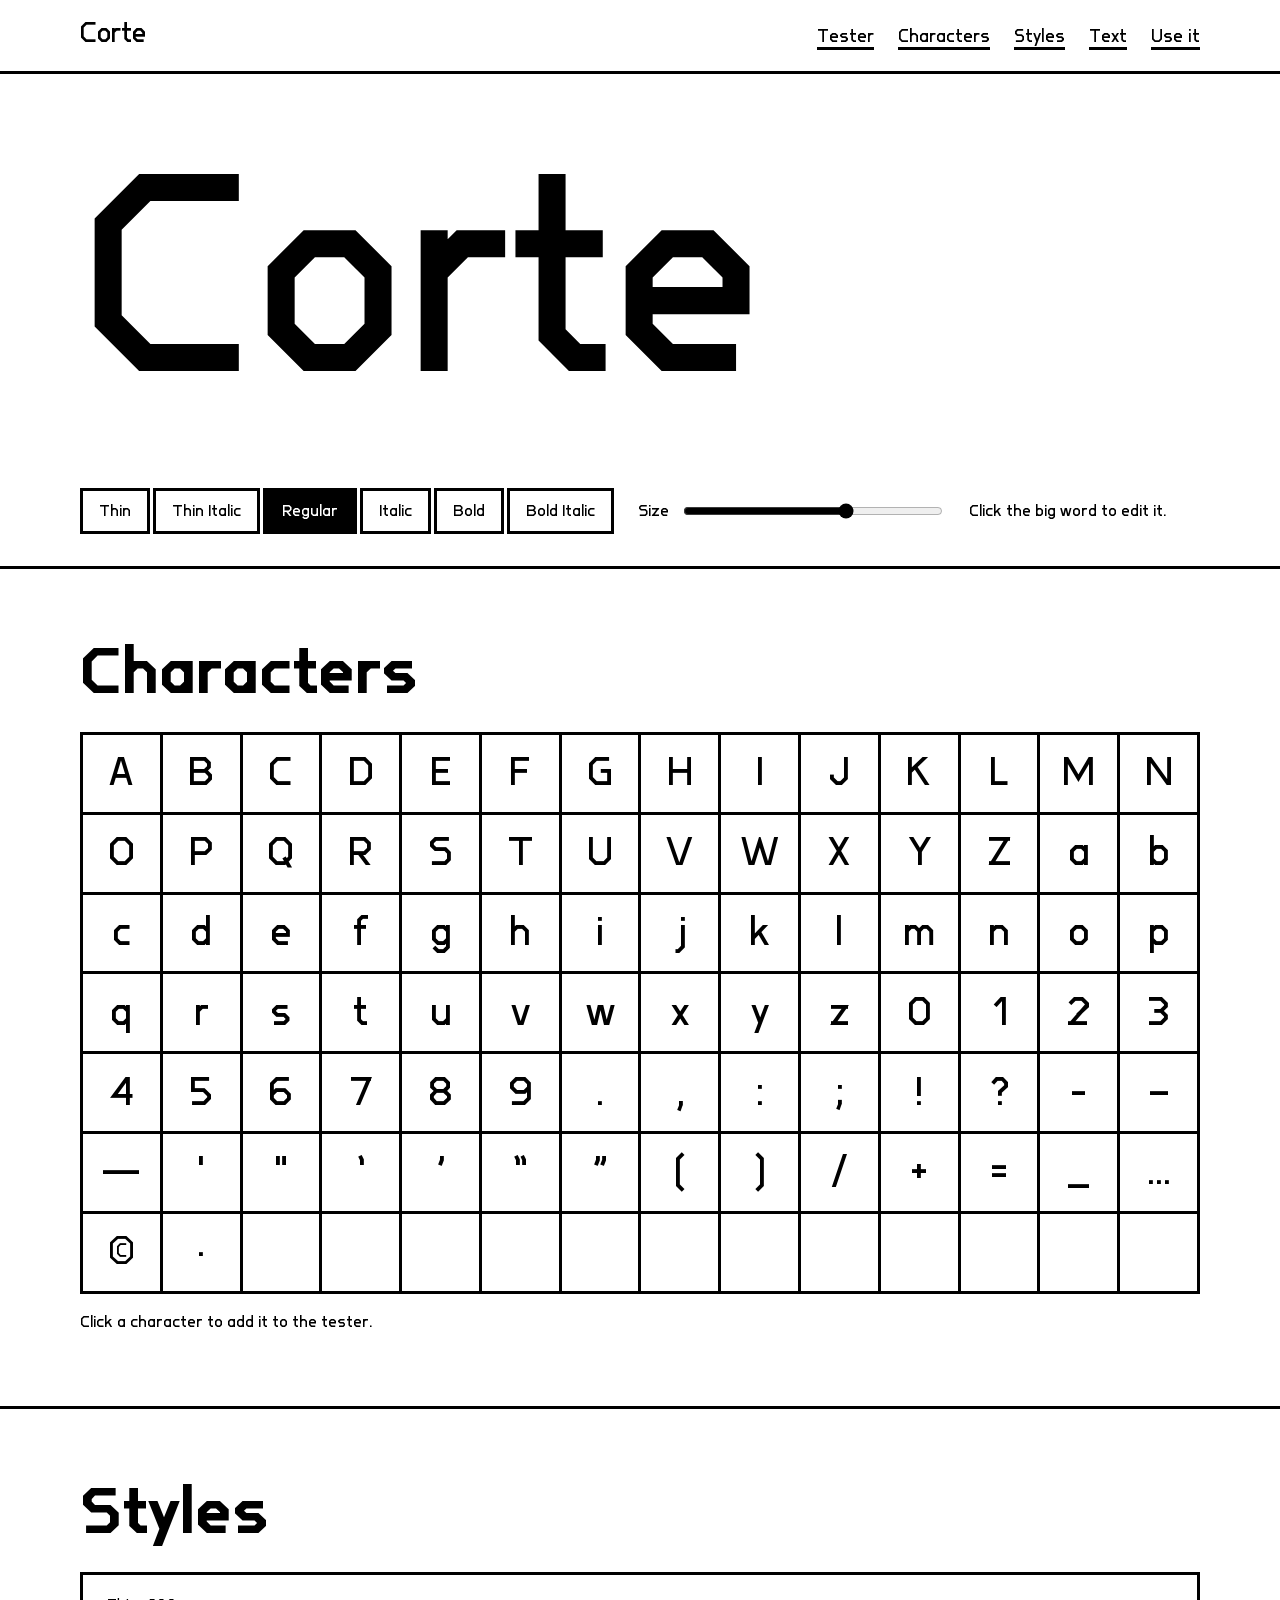
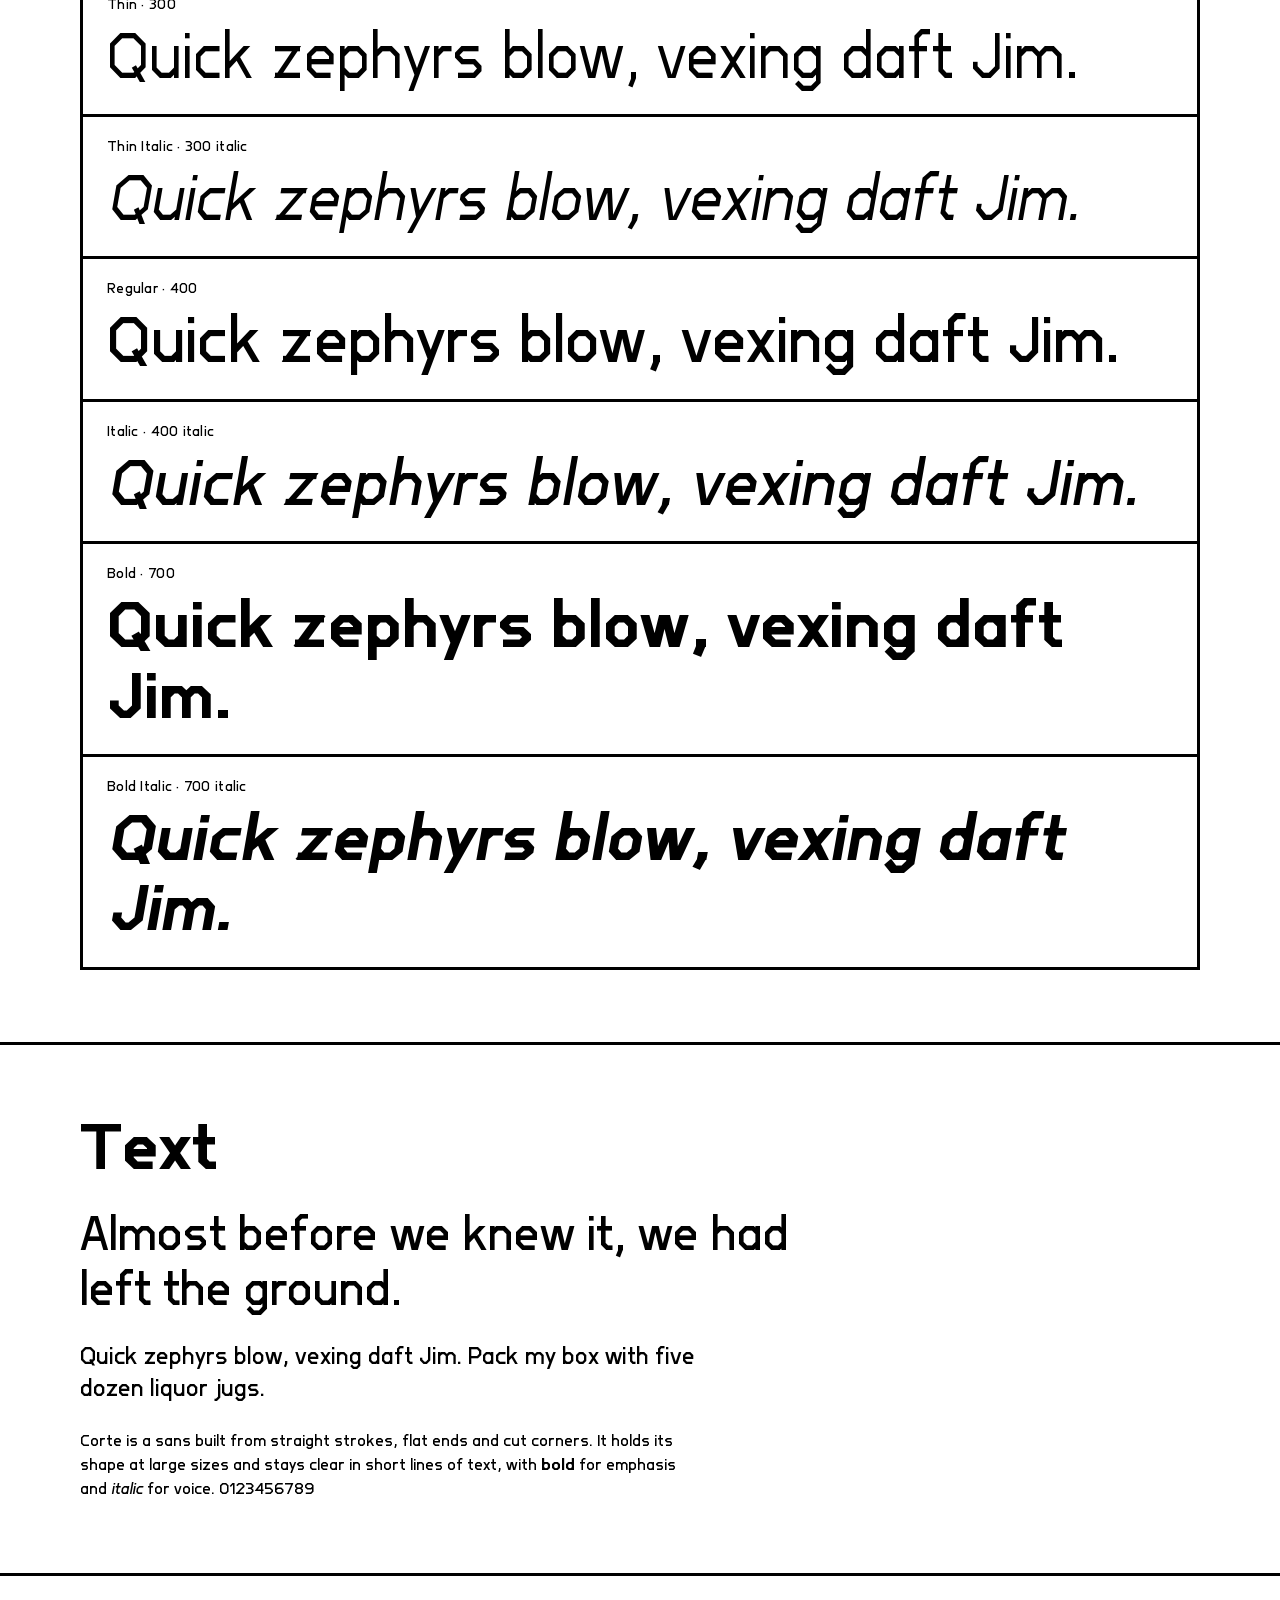
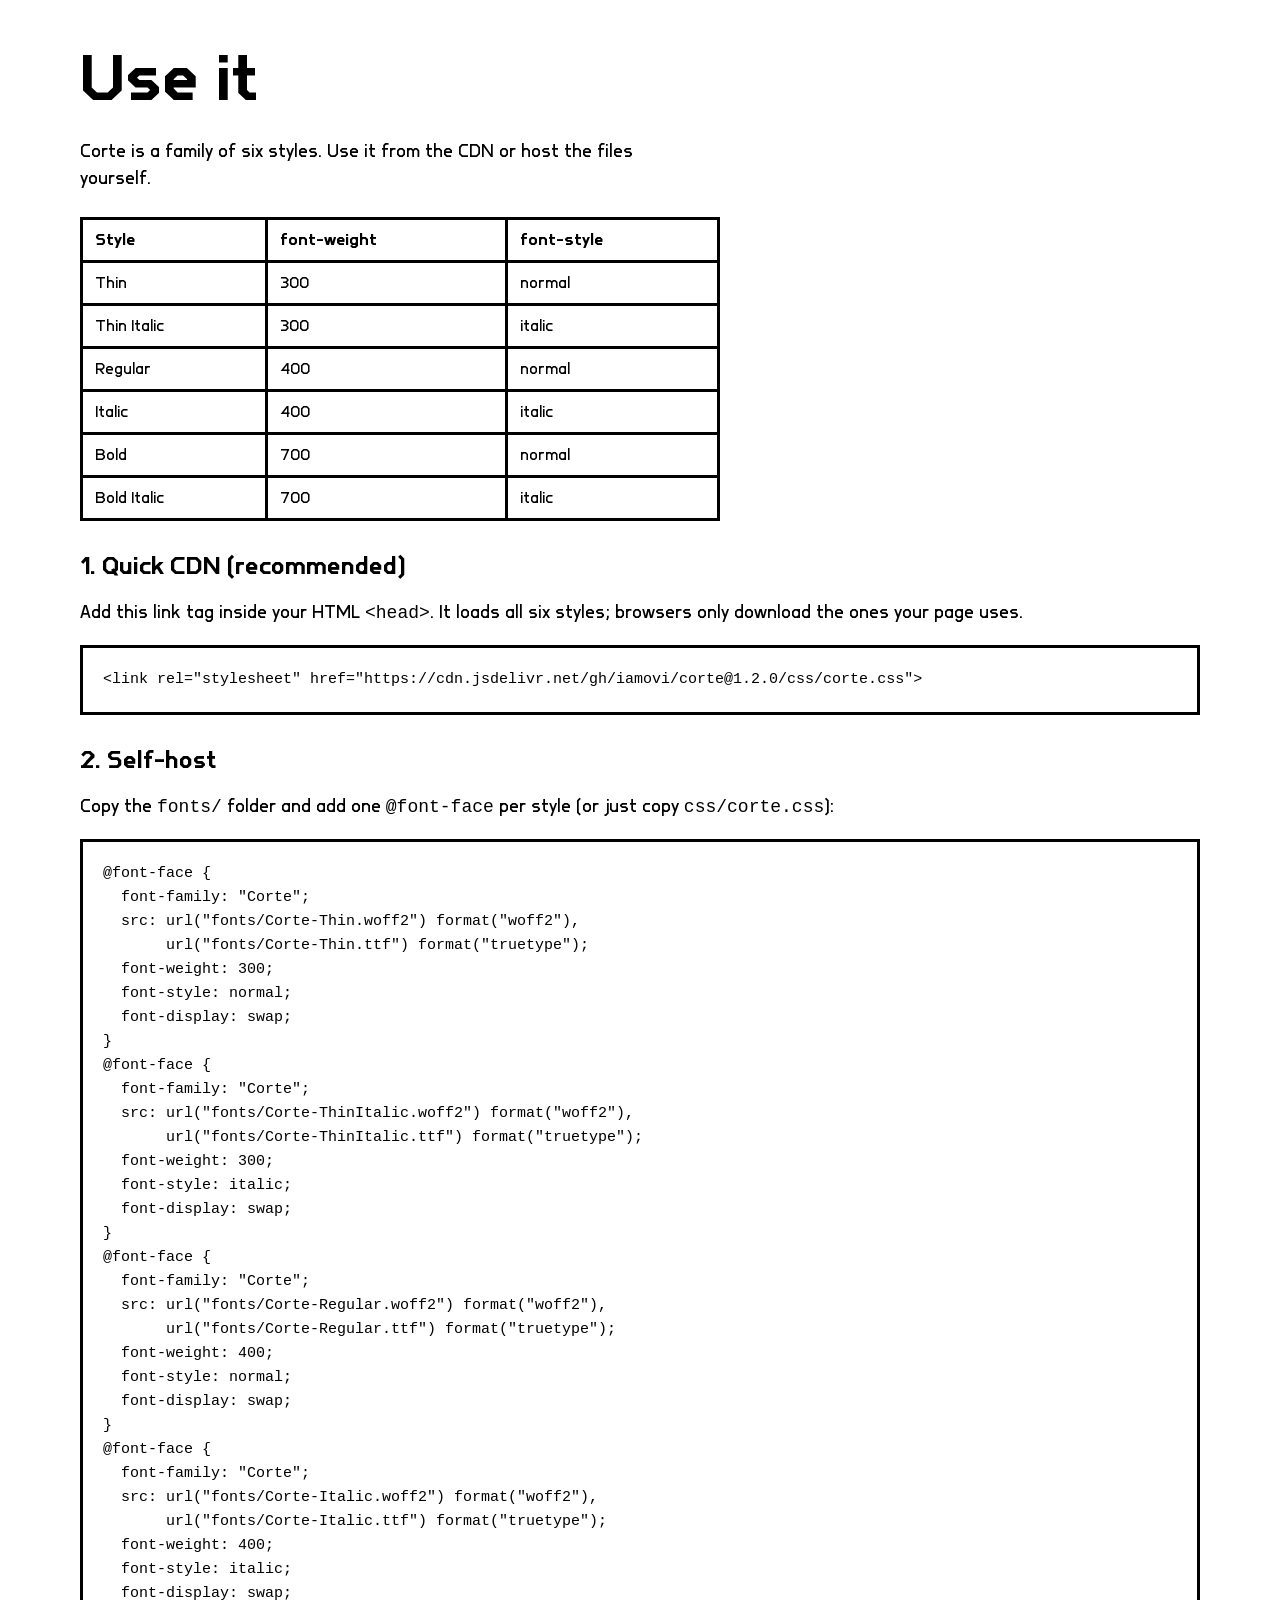
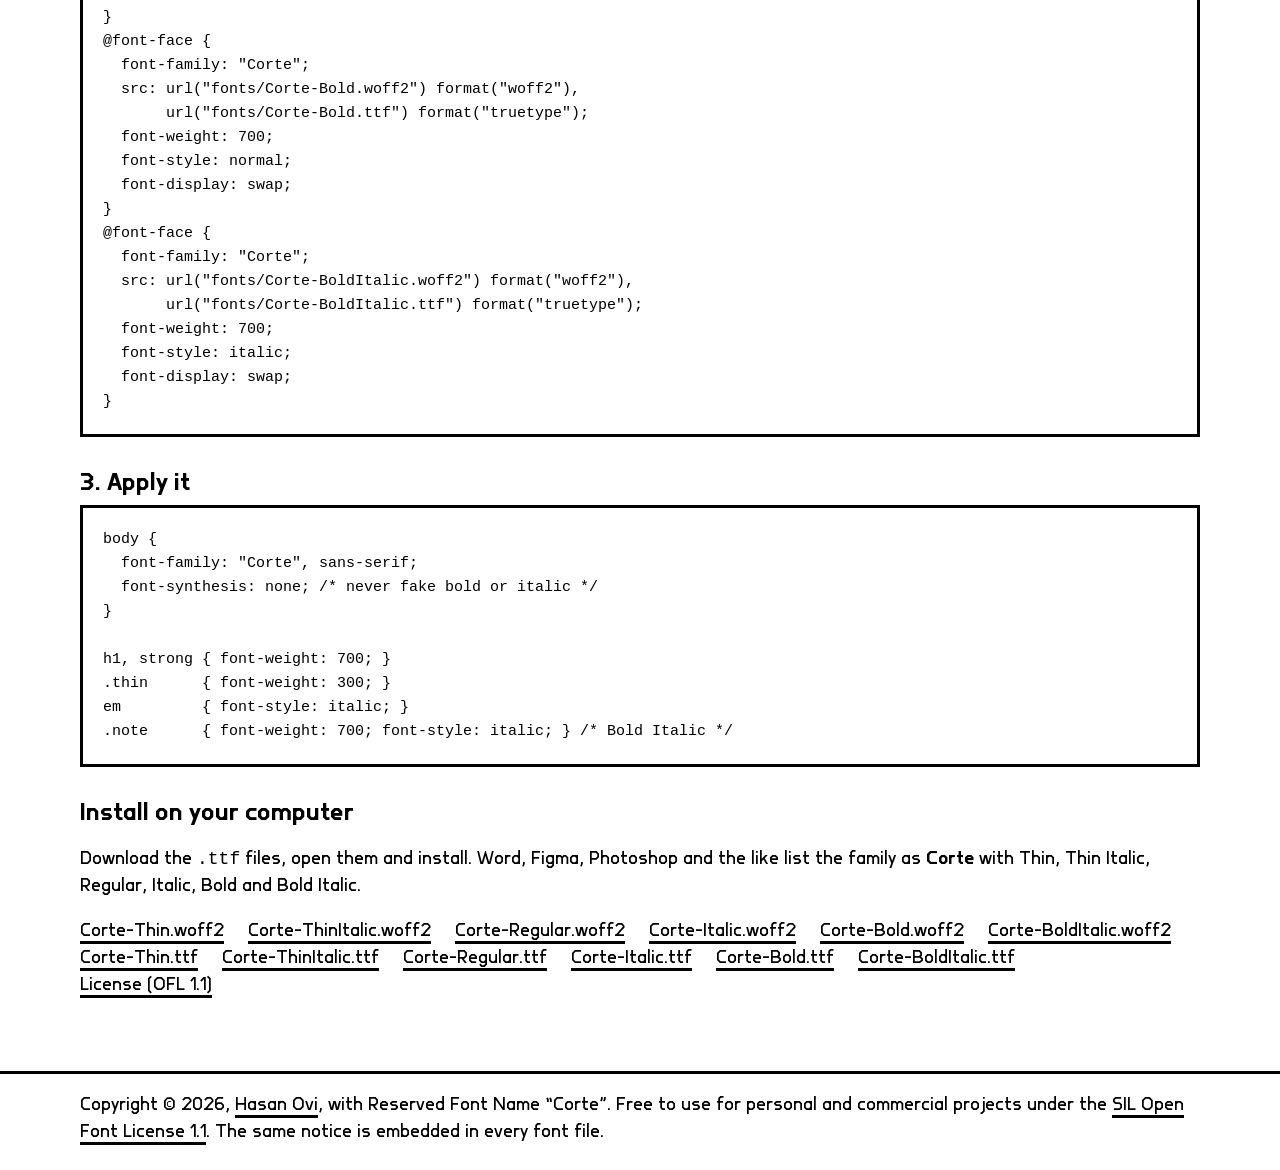
<file: index.html>
<!DOCTYPE html>
<html lang="en">
<head>
<meta charset="utf-8">
<meta name="viewport" content="width=device-width, initial-scale=1">
<title>Corte</title>
<meta name="description" content="Corte is a sans-serif typeface built from straight strokes, flat ends and cut corners. Thin, Thin Italic, Regular, Italic, Bold and Bold Italic. Free under the SIL Open Font License.">
<link rel="icon" href="data:image/svg+xml,%3Csvg xmlns='http://www.w3.org/2000/svg' viewBox='0 0 100 100'%3E%3Crect width='100' height='100' fill='%23000'/%3E%3Cpath d='M74 22H42L26 38v24l16 16h32v-12H46l-8-8V42l8-8h28z' fill='%23fff'/%3E%3C/svg%3E">
<link rel="preload" href="fonts/Corte-Regular.woff2" as="font" type="font/woff2" crossorigin>
<link rel="preload" href="fonts/Corte-Bold.woff2" as="font" type="font/woff2" crossorigin>
<link rel="stylesheet" href="css/corte.css">
<link rel="stylesheet" href="css/style.css">
</head>
<body>
<header>
  <div class="wrap">
    <p class="mark">Corte</p>
    <nav aria-label="Sections">
      <a href="#tester">Tester</a>
      <a href="#characters">Characters</a>
      <a href="#styles">Styles</a>
      <a href="#text">Text</a>
      <a href="#use">Use it</a>
    </nav>
  </div>
</header>

<main>
  <section id="tester">
    <div class="wrap">
      <h1 class="stage" id="stage" contenteditable="true" spellcheck="false" role="textbox" aria-label="Type here to test the font">Corte</h1>
      <div class="controls">
        <div class="styles" id="styleSwitch" role="group" aria-label="Font style">
          <button type="button" data-weight="300" data-style="normal" aria-pressed="false">Thin</button>
          <button type="button" data-weight="300" data-style="italic" aria-pressed="false">Thin Italic</button>
          <button type="button" data-weight="400" data-style="normal" aria-pressed="true">Regular</button>
          <button type="button" data-weight="400" data-style="italic" aria-pressed="false">Italic</button>
          <button type="button" data-weight="700" data-style="normal" aria-pressed="false">Bold</button>
          <button type="button" data-weight="700" data-style="italic" aria-pressed="false">Bold Italic</button>
        </div>
        <label for="size">Size
          <input id="size" type="range" min="30" max="140" value="100">
        </label>
        <span>Click the big word to edit it.</span>
      </div>
    </div>
  </section>

  <section id="characters">
    <div class="wrap">
      <h2>Characters</h2>
      <div class="grid" id="grid"></div>
      <p class="hint">Click a character to add it to the tester.</p>
    </div>
  </section>

  <section id="styles">
    <div class="wrap">
      <h2>Styles</h2>
      <div class="specimens">
        <div>
          <p class="label">Thin &middot; 300</p>
          <p class="big w300">Quick zephyrs blow, vexing daft Jim.</p>
        </div>
        <div>
          <p class="label">Thin Italic &middot; 300 italic</p>
          <p class="big w300i">Quick zephyrs blow, vexing daft Jim.</p>
        </div>
        <div>
          <p class="label">Regular &middot; 400</p>
          <p class="big w400">Quick zephyrs blow, vexing daft Jim.</p>
        </div>
        <div>
          <p class="label">Italic &middot; 400 italic</p>
          <p class="big w400i">Quick zephyrs blow, vexing daft Jim.</p>
        </div>
        <div>
          <p class="label">Bold &middot; 700</p>
          <p class="big w700">Quick zephyrs blow, vexing daft Jim.</p>
        </div>
        <div>
          <p class="label">Bold Italic &middot; 700 italic</p>
          <p class="big w700i">Quick zephyrs blow, vexing daft Jim.</p>
        </div>
      </div>
    </div>
  </section>

  <section id="text">
    <div class="wrap">
      <h2>Text</h2>
      <p class="sample s48">Almost before we knew it, we had left the ground.</p>
      <p class="sample s24">Quick zephyrs blow, vexing daft Jim. Pack my box with five dozen liquor jugs.</p>
      <p class="sample s16">Corte is a sans built from straight strokes, flat ends and cut corners. It holds its shape at large sizes and stays clear in short lines of text, with <strong>bold</strong> for emphasis and <em>italic</em> for voice. 0123456789</p>
    </div>
  </section>

  <section id="use">
    <div class="wrap">
      <h2>Use it</h2>
      <p class="lead">Corte is a family of six styles. Use it from the CDN or host the files yourself.</p>

      <table class="table">
        <thead><tr><th>Style</th><th>font-weight</th><th>font-style</th></tr></thead>
        <tbody>
          <tr><td>Thin</td><td>300</td><td>normal</td></tr>
          <tr><td>Thin Italic</td><td>300</td><td>italic</td></tr>
          <tr><td>Regular</td><td>400</td><td>normal</td></tr>
          <tr><td>Italic</td><td>400</td><td>italic</td></tr>
          <tr><td>Bold</td><td>700</td><td>normal</td></tr>
          <tr><td>Bold Italic</td><td>700</td><td>italic</td></tr>
        </tbody>
      </table>

      <h3>1. Quick CDN (recommended)</h3>
      <p>Add this link tag inside your HTML <code>&lt;head&gt;</code>. It loads all six styles; browsers only download the ones your page uses.</p>
      <pre class="code"><code>&lt;link rel="stylesheet" href="https://cdn.jsdelivr.net/gh/iamovi/corte@1.2.0/css/corte.css"&gt;</code></pre>

      <h3>2. Self-host</h3>
      <p>Copy the <code>fonts/</code> folder and add one <code>@font-face</code> per style (or just copy <code>css/corte.css</code>):</p>
      <pre class="code"><code>@font-face {
  font-family: "Corte";
  src: url("fonts/Corte-Thin.woff2") format("woff2"),
       url("fonts/Corte-Thin.ttf") format("truetype");
  font-weight: 300;
  font-style: normal;
  font-display: swap;
}
@font-face {
  font-family: "Corte";
  src: url("fonts/Corte-ThinItalic.woff2") format("woff2"),
       url("fonts/Corte-ThinItalic.ttf") format("truetype");
  font-weight: 300;
  font-style: italic;
  font-display: swap;
}
@font-face {
  font-family: "Corte";
  src: url("fonts/Corte-Regular.woff2") format("woff2"),
       url("fonts/Corte-Regular.ttf") format("truetype");
  font-weight: 400;
  font-style: normal;
  font-display: swap;
}
@font-face {
  font-family: "Corte";
  src: url("fonts/Corte-Italic.woff2") format("woff2"),
       url("fonts/Corte-Italic.ttf") format("truetype");
  font-weight: 400;
  font-style: italic;
  font-display: swap;
}
@font-face {
  font-family: "Corte";
  src: url("fonts/Corte-Bold.woff2") format("woff2"),
       url("fonts/Corte-Bold.ttf") format("truetype");
  font-weight: 700;
  font-style: normal;
  font-display: swap;
}
@font-face {
  font-family: "Corte";
  src: url("fonts/Corte-BoldItalic.woff2") format("woff2"),
       url("fonts/Corte-BoldItalic.ttf") format("truetype");
  font-weight: 700;
  font-style: italic;
  font-display: swap;
}</code></pre>

      <h3>3. Apply it</h3>
      <pre class="code"><code>body {
  font-family: "Corte", sans-serif;
  font-synthesis: none; /* never fake bold or italic */
}

h1, strong { font-weight: 700; }
.thin      { font-weight: 300; }
em         { font-style: italic; }
.note      { font-weight: 700; font-style: italic; } /* Bold Italic */</code></pre>

      <h3>Install on your computer</h3>
      <p>Download the <code>.ttf</code> files, open them and install. Word, Figma, Photoshop and the like list the family as <strong>Corte</strong> with Thin, Thin Italic, Regular, Italic, Bold and Bold Italic.</p>

      <p class="downloads">
        <a href="fonts/Corte-Thin.woff2" download>Corte-Thin.woff2</a>
        <a href="fonts/Corte-ThinItalic.woff2" download>Corte-ThinItalic.woff2</a>
        <a href="fonts/Corte-Regular.woff2" download>Corte-Regular.woff2</a>
        <a href="fonts/Corte-Italic.woff2" download>Corte-Italic.woff2</a>
        <a href="fonts/Corte-Bold.woff2" download>Corte-Bold.woff2</a>
        <a href="fonts/Corte-BoldItalic.woff2" download>Corte-BoldItalic.woff2</a>
      </p>
      <p class="downloads">
        <a href="fonts/Corte-Thin.ttf" download>Corte-Thin.ttf</a>
        <a href="fonts/Corte-ThinItalic.ttf" download>Corte-ThinItalic.ttf</a>
        <a href="fonts/Corte-Regular.ttf" download>Corte-Regular.ttf</a>
        <a href="fonts/Corte-Italic.ttf" download>Corte-Italic.ttf</a>
        <a href="fonts/Corte-Bold.ttf" download>Corte-Bold.ttf</a>
        <a href="fonts/Corte-BoldItalic.ttf" download>Corte-BoldItalic.ttf</a>
      </p>
      <p class="downloads">
        <a href="LICENSE" download>License (OFL 1.1)</a>
      </p>
    </div>
  </section>
</main>

<footer>
  <div class="wrap">
    <p>Copyright &copy; 2026, <a href="https://github.com/iamovi" target="_blank" rel="noopener">Hasan Ovi</a>, with Reserved Font Name &ldquo;Corte&rdquo;. Free to use for personal and commercial projects under the <a href="LICENSE">SIL Open Font License 1.1</a>. The same notice is embedded in every font file.</p>
  </div>
</footer>

<script src="js/main.js"></script>
</body>
</html>
</file>
<file: css/corte.css>
/*!
 * Corte 1.2.0 — Thin, Thin Italic, Regular, Italic, Bold, Bold Italic
 * Copyright (c) 2026, Hasan Ovi (https://github.com/iamovi),
 * with Reserved Font Name "Corte".
 * Licensed under the SIL Open Font License, Version 1.1 (https://openfontlicense.org)
 */
@font-face {
  font-family: "Corte";
  src: url("../fonts/Corte-Thin.woff2") format("woff2"),
       url("../fonts/Corte-Thin.ttf") format("truetype");
  font-weight: 300;
  font-style: normal;
  font-display: swap;
}
@font-face {
  font-family: "Corte";
  src: url("../fonts/Corte-ThinItalic.woff2") format("woff2"),
       url("../fonts/Corte-ThinItalic.ttf") format("truetype");
  font-weight: 300;
  font-style: italic;
  font-display: swap;
}
@font-face {
  font-family: "Corte";
  src: url("../fonts/Corte-Regular.woff2") format("woff2"),
       url("../fonts/Corte-Regular.ttf") format("truetype");
  font-weight: 400;
  font-style: normal;
  font-display: swap;
}
@font-face {
  font-family: "Corte";
  src: url("../fonts/Corte-Italic.woff2") format("woff2"),
       url("../fonts/Corte-Italic.ttf") format("truetype");
  font-weight: 400;
  font-style: italic;
  font-display: swap;
}
@font-face {
  font-family: "Corte";
  src: url("../fonts/Corte-Bold.woff2") format("woff2"),
       url("../fonts/Corte-Bold.ttf") format("truetype");
  font-weight: 700;
  font-style: normal;
  font-display: swap;
}
@font-face {
  font-family: "Corte";
  src: url("../fonts/Corte-BoldItalic.woff2") format("woff2"),
       url("../fonts/Corte-BoldItalic.ttf") format("truetype");
  font-weight: 700;
  font-style: italic;
  font-display: swap;
}
</file>
<file: css/style.css>
:root {
  color-scheme: light;
  --bg: #ffffff;
  --fg: #000000;
  --line: 3px;
}

*, *::before, *::after { box-sizing: border-box; }

html { scroll-behavior: smooth; }
@media (prefers-reduced-motion: reduce) { html { scroll-behavior: auto; } }

body {
  margin: 0;
  background: var(--bg);
  color: var(--fg);
  font-family: "Corte", "Helvetica Neue", Arial, sans-serif;
  font-size: 18px;
  line-height: 1.5;
  font-synthesis: none;
}

a { color: inherit; text-decoration: underline; text-decoration-thickness: 3px; text-underline-offset: 5px; }
a:hover { text-decoration: none; }
:focus-visible { outline: 3px solid var(--fg); outline-offset: 3px; }

.wrap { max-width: 1200px; margin: 0 auto; padding: 0 clamp(16px, 4vw, 40px); }

header { border-bottom: var(--line) solid var(--fg); }
header .wrap { display: flex; flex-wrap: wrap; align-items: baseline; justify-content: space-between; gap: 8px 32px; padding-top: 20px; padding-bottom: 20px; }
.mark { margin: 0; font-size: 28px; line-height: 1; }
nav { display: flex; flex-wrap: wrap; gap: 8px 24px; }

section { border-bottom: var(--line) solid var(--fg); padding: clamp(32px, 6vw, 72px) 0; }
h2 { margin: 0 0 24px; font-size: clamp(36px, 6vw, 64px); font-weight: 700; line-height: 1.05; }
h3 { margin: 32px 0 8px; font-size: 24px; font-weight: 700; line-height: 1.2; }
strong, b { font-weight: 700; }
em, i { font-style: italic; }

/* tester */
#tester { padding-bottom: 32px; }
.stage {
  --k: 1;
  margin: 0;
  font-size: calc(clamp(80px, 22vw, 320px) * var(--k));
  font-weight: 400;
  line-height: 1;
  min-height: 1.1em;
  overflow-wrap: anywhere;
  outline-offset: 8px;
  cursor: text;
}
.controls { display: flex; flex-wrap: wrap; align-items: center; gap: 12px 24px; margin-top: 32px; font-size: 16px; }
.controls label { display: flex; align-items: center; gap: 12px; }
input[type="range"] { accent-color: var(--fg); width: min(260px, 60vw); }

/* style switch */
.styles { display: flex; flex-wrap: wrap; gap: var(--line); }
.styles button {
  font: inherit;
  font-size: 16px;
  padding: 8px 16px;
  background: var(--bg);
  color: var(--fg);
  border: var(--line) solid var(--fg);
  border-radius: 0;
  cursor: pointer;
}
.styles button[aria-pressed="true"] { background: var(--fg); color: var(--bg); }
.styles button:focus-visible { outline: 3px solid var(--fg); outline-offset: 3px; }

/* styles */
.specimens { display: grid; gap: 0; border: var(--line) solid var(--fg); }
.specimens > div { padding: 20px 24px; border-bottom: var(--line) solid var(--fg); }
.specimens > div:last-child { border-bottom: 0; }
.specimens .label { margin: 0 0 8px; font-size: 14px; font-weight: 400; font-style: normal; letter-spacing: .02em; }
.specimens .big { margin: 0; font-size: clamp(32px, 6vw, 64px); line-height: 1.1; overflow-wrap: anywhere; }
.w300 { font-weight: 300; font-style: normal; }
.w300i { font-weight: 300; font-style: italic; }
.w400 { font-weight: 400; font-style: normal; }
.w400i { font-weight: 400; font-style: italic; }
.w700 { font-weight: 700; font-style: normal; }
.w700i { font-weight: 700; font-style: italic; }

/* characters */
.grid {
  display: grid;
  grid-template-columns: repeat(auto-fill, minmax(76px, 1fr));
  gap: var(--line);
  background: var(--fg);
  border: var(--line) solid var(--fg);
}
.grid button {
  font: inherit;
  font-size: 40px;
  line-height: 1;
  aspect-ratio: 1;
  background: var(--bg);
  color: var(--fg);
  border: 0;
  border-radius: 0;
  cursor: pointer;
  padding: 0;
}
.grid .cell-fill { background: var(--bg); aspect-ratio: 1; }
.grid button:hover, .grid button:focus-visible { background: var(--fg); color: var(--bg); outline: none; }
.hint { margin: 16px 0 0; font-size: 16px; }

/* text sizes */
.sample { margin: 0 0 24px; }
.s48 { font-size: clamp(32px, 6vw, 48px); line-height: 1.15; max-width: 24ch; }
.s24 { font-size: 24px; line-height: 1.3; max-width: 44ch; }
.s16 { font-size: 16px; line-height: 1.5; max-width: 62ch; margin-bottom: 0; }

/* use it */
.lead { margin: 0 0 24px; max-width: 52ch; }
.table { width: 100%; max-width: 640px; border-collapse: collapse; margin: 0 0 24px; font-size: 16px; }
.table th, .table td { text-align: left; padding: 8px 12px; border: var(--line) solid var(--fg); font-weight: 400; }
.table th { font-weight: 700; }
.code {
  margin: 0 0 24px;
  padding: 20px;
  overflow-x: auto;
  border: var(--line) solid var(--fg);
  font-family: ui-monospace, "SFMono-Regular", Menlo, Consolas, monospace;
  font-size: 15px;
  line-height: 1.6;
}
.downloads { display: flex; flex-wrap: wrap; gap: 8px 24px; margin: 0; }
</file>
